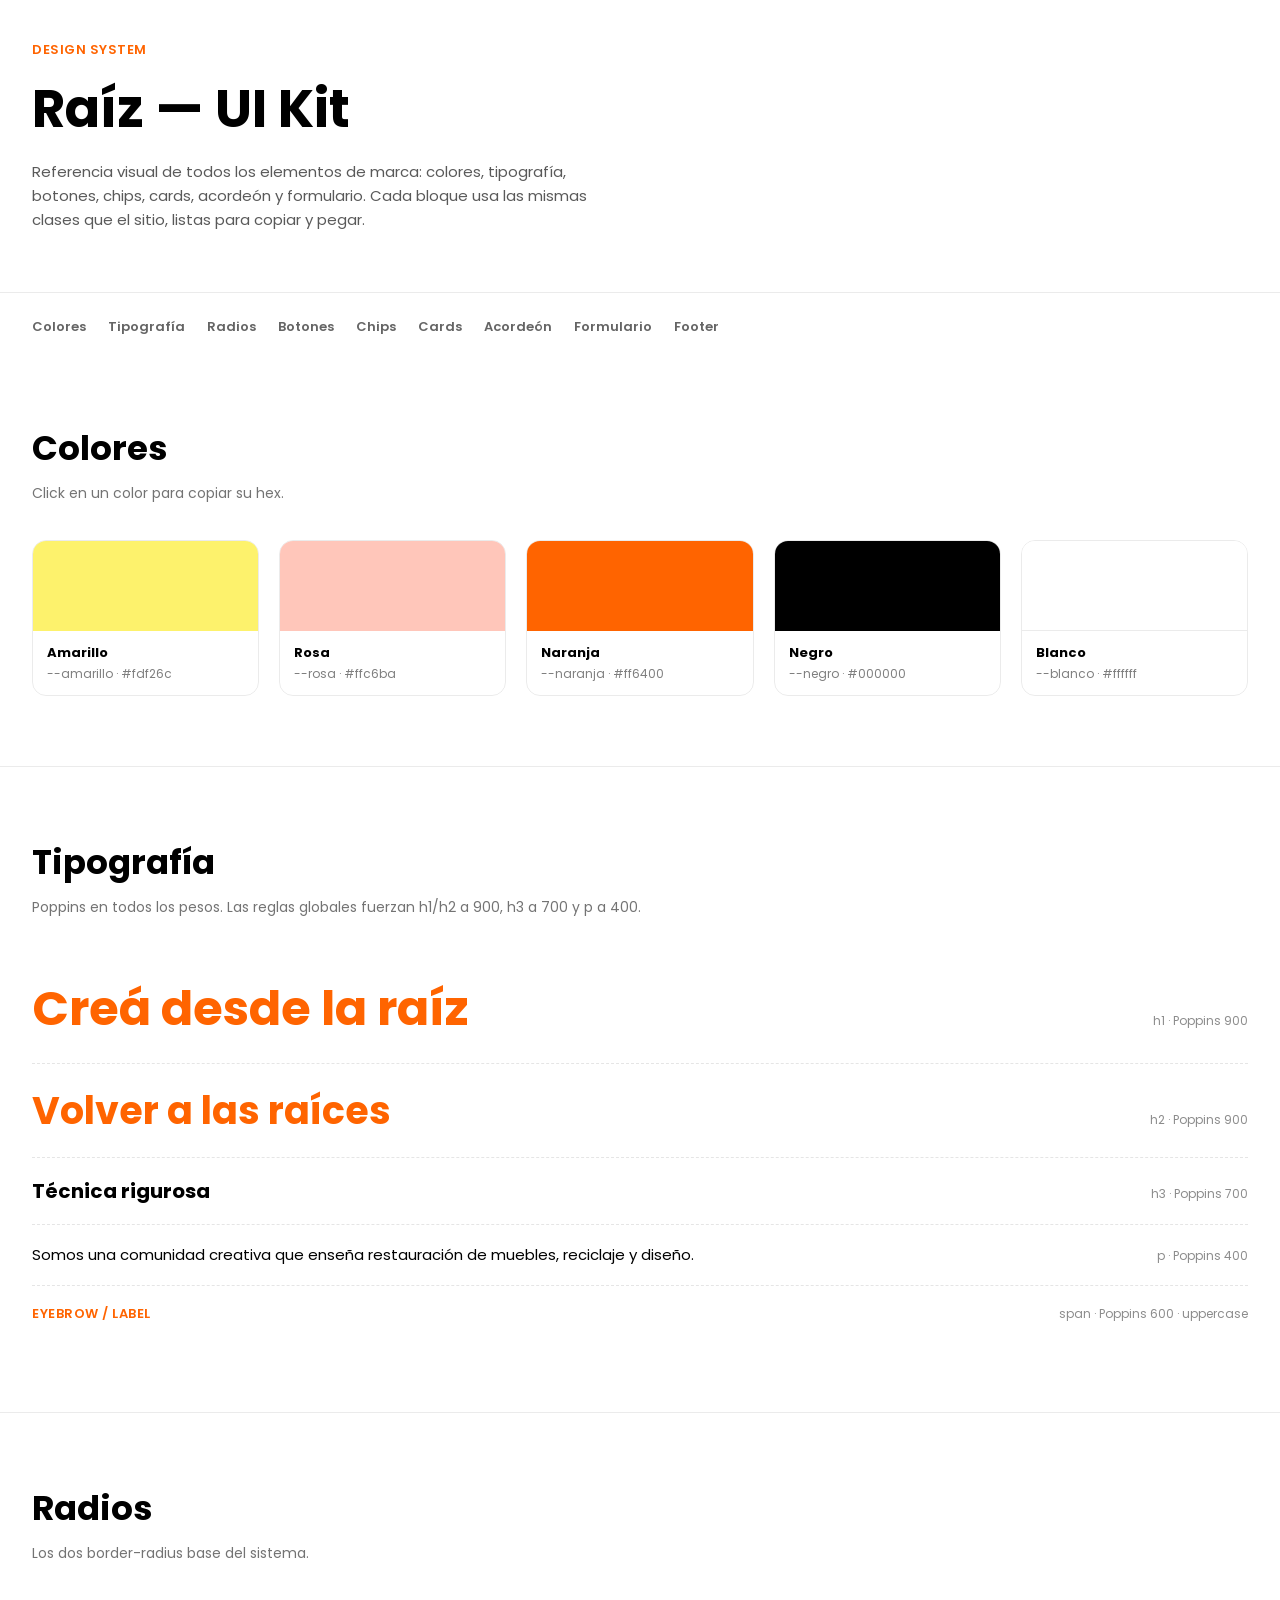
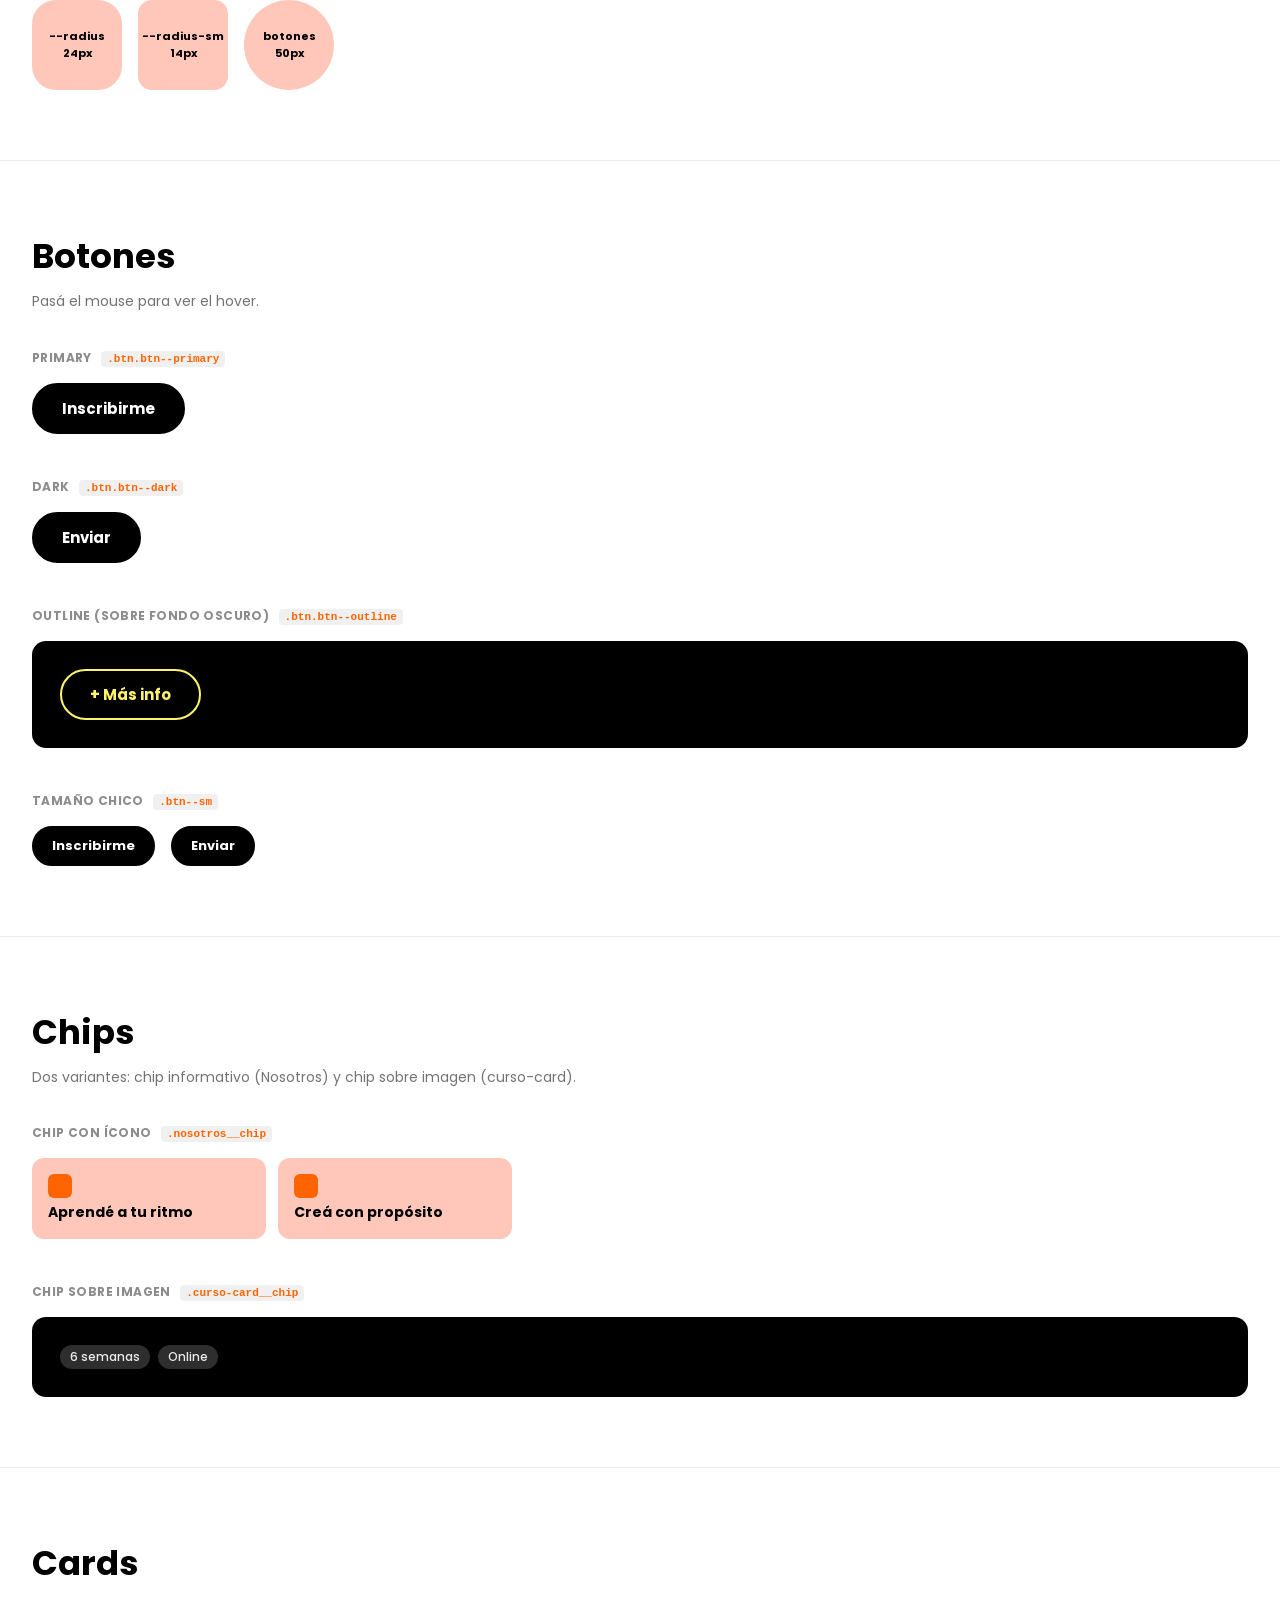
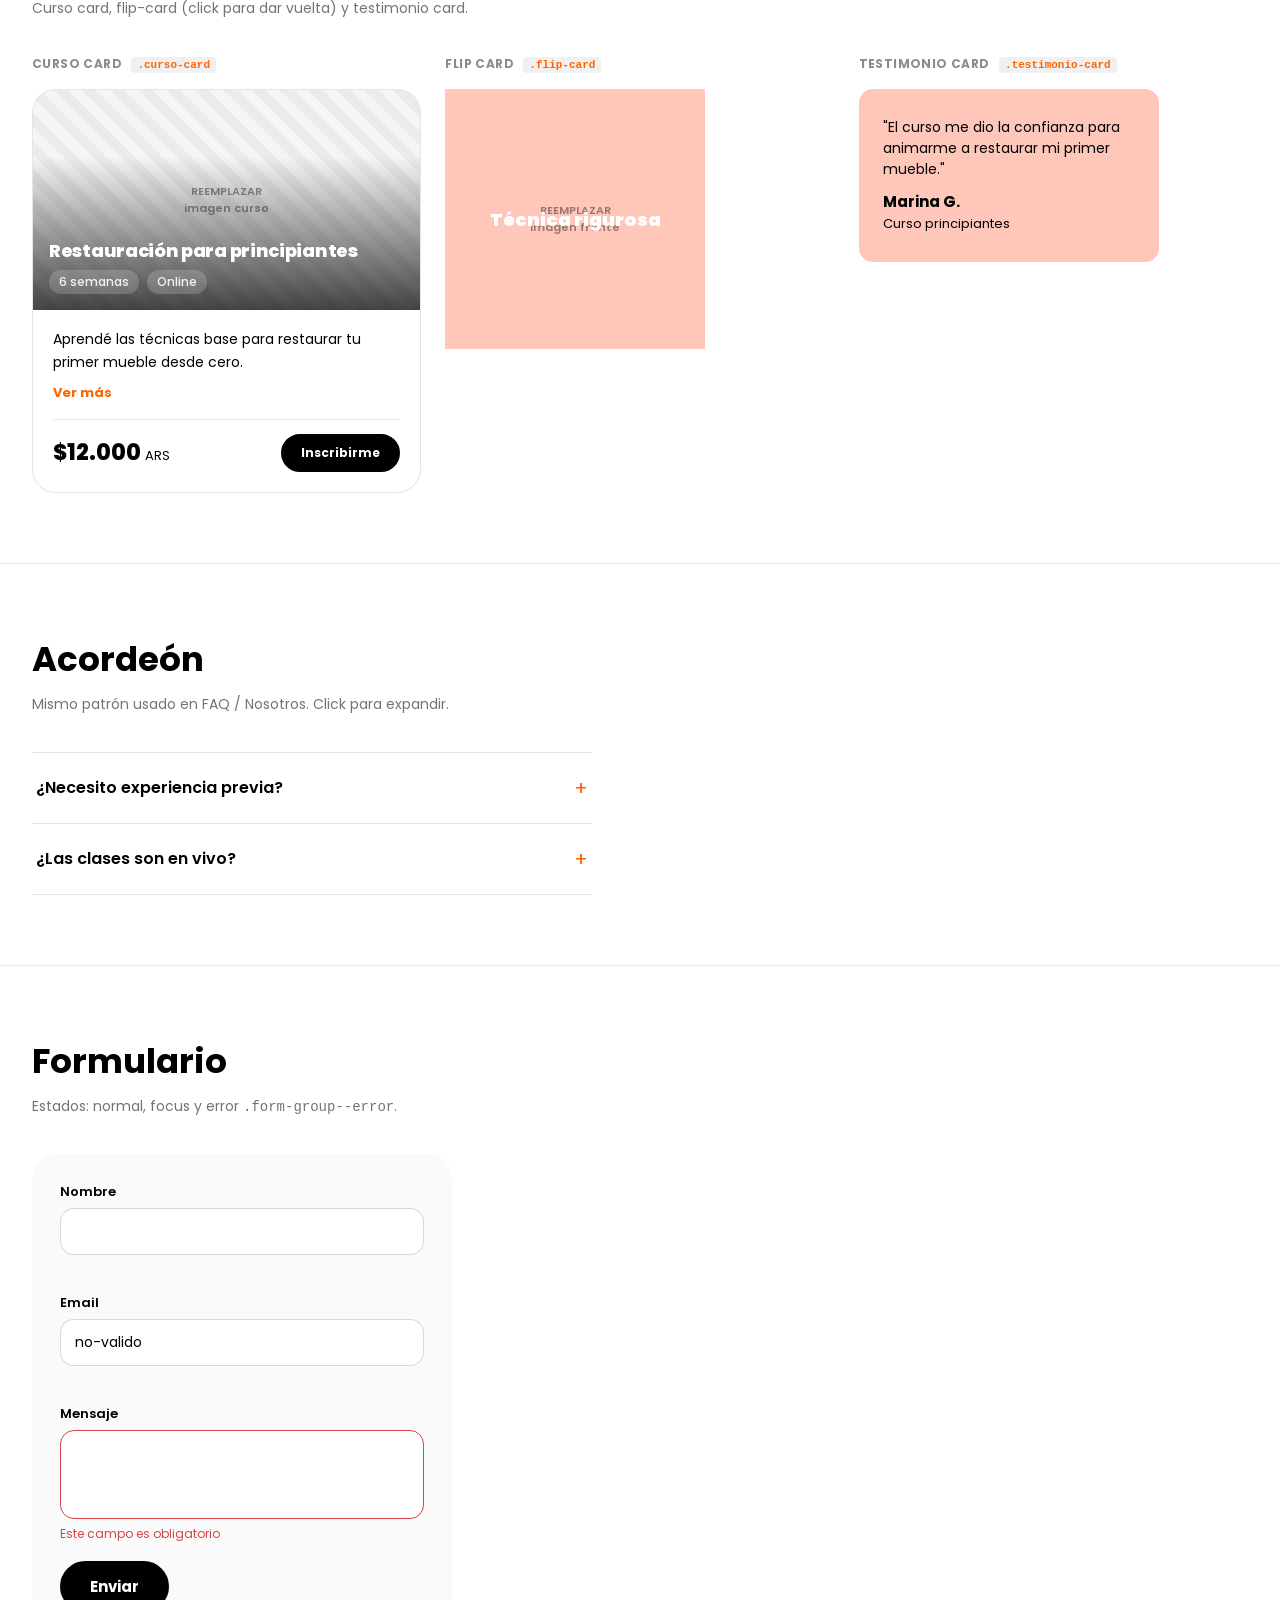
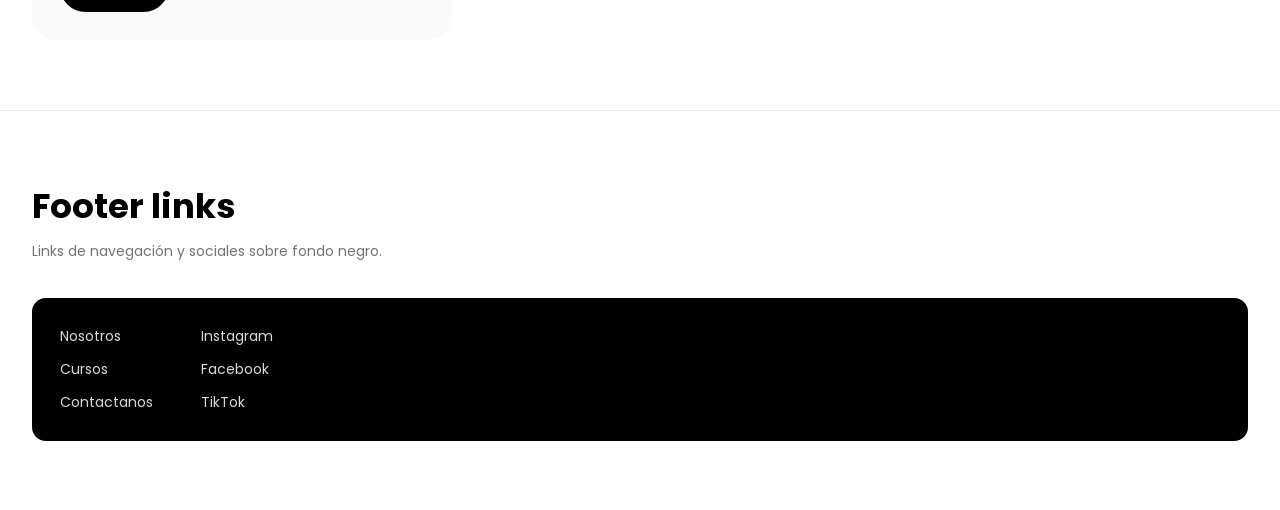
<file: ui-kit.html>
<!DOCTYPE html>
<html lang="es">
<head>
<meta charset="UTF-8">
<meta name="viewport" content="width=device-width, initial-scale=1.0">
<title>Raíz — UI Kit</title>

<link rel="preconnect" href="https://fonts.googleapis.com">
<link href="https://fonts.googleapis.com/css2?family=Poppins:wght@400;500;600;700;800;900&display=swap" rel="stylesheet">

<link rel="stylesheet" href="styles-v2.css">
<link rel="stylesheet" href="ui-kit.css">
</head>
<body class="kit-body">

  <!-- ============ INTRO ============ -->
  <header class="kit-header">
    <span class="kit-header__eyebrow">Design system</span>
    <h1 class="kit-header__title">Raíz — UI Kit</h1>
    <p class="kit-header__desc">
      Referencia visual de todos los elementos de marca: colores, tipografía,
      botones, chips, cards, acordeón y formulario. Cada bloque usa las
      mismas clases que el sitio, listas para copiar y pegar.
    </p>
  </header>

  <!-- ============ NAV INTERNA ============ -->
  <nav class="kit-nav">
    <a href="#colores">Colores</a>
    <a href="#tipografia">Tipografía</a>
    <a href="#radios">Radios</a>
    <a href="#botones">Botones</a>
    <a href="#chips">Chips</a>
    <a href="#cards">Cards</a>
    <a href="#accordion">Acordeón</a>
    <a href="#formulario">Formulario</a>
    <a href="#footer-links">Footer</a>
  </nav>

  <!-- ============ COLORES ============ -->
  <section class="kit-section" id="colores">
    <h2 class="kit-section__title">Colores</h2>
    <p class="kit-section__subtitle">Click en un color para copiar su hex.</p>

    <div class="kit-grid">
      <button class="kit-swatch" data-hex="#fdf26c" type="button">
        <div class="kit-swatch__color" style="background:var(--amarillo);"></div>
        <div class="kit-swatch__meta">
          <span class="kit-swatch__name">Amarillo</span>
          <span class="kit-swatch__hex">--amarillo · #fdf26c</span>
        </div>
      </button>

      <button class="kit-swatch" data-hex="#ffc6ba" type="button">
        <div class="kit-swatch__color" style="background:var(--rosa);"></div>
        <div class="kit-swatch__meta">
          <span class="kit-swatch__name">Rosa</span>
          <span class="kit-swatch__hex">--rosa · #ffc6ba</span>
        </div>
      </button>

      <button class="kit-swatch" data-hex="#ff6400" type="button">
        <div class="kit-swatch__color" style="background:var(--naranja);"></div>
        <div class="kit-swatch__meta">
          <span class="kit-swatch__name">Naranja</span>
          <span class="kit-swatch__hex">--naranja · #ff6400</span>
        </div>
      </button>

      <button class="kit-swatch" data-hex="#000000" type="button">
        <div class="kit-swatch__color" style="background:var(--negro);"></div>
        <div class="kit-swatch__meta">
          <span class="kit-swatch__name">Negro</span>
          <span class="kit-swatch__hex">--negro · #000000</span>
        </div>
      </button>

      <button class="kit-swatch" data-hex="#ffffff" type="button">
        <div class="kit-swatch__color" style="background:var(--blanco); border-bottom:1px solid rgba(0,0,0,0.08);"></div>
        <div class="kit-swatch__meta">
          <span class="kit-swatch__name">Blanco</span>
          <span class="kit-swatch__hex">--blanco · #ffffff</span>
        </div>
      </button>
    </div>
  </section>

  <!-- ============ TIPOGRAFÍA ============ -->
  <section class="kit-section" id="tipografia">
    <h2 class="kit-section__title">Tipografía</h2>
    <p class="kit-section__subtitle">Poppins en todos los pesos. Las reglas globales fuerzan h1/h2 a 900, h3 a 700 y p a 400.</p>

    <div class="kit-block">
      <div class="kit-type-row">
        <h1 class="kit-type-row__sample" style="font-size: clamp(32px,4vw,48px); color: var(--naranja);">Creá desde la raíz</h1>
        <span class="kit-type-row__meta">h1 · Poppins 900</span>
      </div>
      <div class="kit-type-row">
        <h2 class="kit-type-row__sample" style="font-size: clamp(26px,3.5vw,38px); color: var(--naranja);">Volver a las raíces</h2>
        <span class="kit-type-row__meta">h2 · Poppins 900</span>
      </div>
      <div class="kit-type-row">
        <h3 class="kit-type-row__sample" style="font-size: 20px; color: var(--negro);">Técnica rigurosa</h3>
        <span class="kit-type-row__meta">h3 · Poppins 700</span>
      </div>
      <div class="kit-type-row">
        <p class="kit-type-row__sample" style="font-size: 15px; line-height: 1.6; color: var(--negro);">Somos una comunidad creativa que enseña restauración de muebles, reciclaje y diseño.</p>
        <span class="kit-type-row__meta">p · Poppins 400</span>
      </div>
      <div class="kit-type-row">
        <span class="kit-type-row__sample" style="display:block; font-size: 13px; font-weight: 600; letter-spacing: 0.5px; text-transform: uppercase; color: var(--naranja);">Eyebrow / label</span>
        <span class="kit-type-row__meta">span · Poppins 600 · uppercase</span>
      </div>
    </div>
  </section>

  <!-- ============ RADIOS ============ -->
  <section class="kit-section" id="radios">
    <h2 class="kit-section__title">Radios</h2>
    <p class="kit-section__subtitle">Los dos border-radius base del sistema.</p>

    <div class="kit-row">
      <div class="kit-radius-demo" style="border-radius: var(--radius);">--radius<br>24px</div>
      <div class="kit-radius-demo" style="border-radius: var(--radius-sm);">--radius-sm<br>14px</div>
      <div class="kit-radius-demo" style="border-radius: 50px;">botones<br>50px</div>
    </div>
  </section>

  <!-- ============ BOTONES ============ -->
  <section class="kit-section" id="botones">
    <h2 class="kit-section__title">Botones</h2>
    <p class="kit-section__subtitle">Pasá el mouse para ver el hover.</p>

    <div class="kit-block">
      <span class="kit-block__label">Primary <code>.btn.btn--primary</code></span>
      <div class="kit-row">
        <a href="#" class="btn btn--primary">Inscribirme</a>
      </div>
    </div>

    <div class="kit-block">
      <span class="kit-block__label">Dark <code>.btn.btn--dark</code></span>
      <div class="kit-row">
        <button class="btn btn--dark" type="button">Enviar</button>
      </div>
    </div>

    <div class="kit-block">
      <span class="kit-block__label">Outline (sobre fondo oscuro) <code>.btn.btn--outline</code></span>
      <div class="kit-dark-demo">
        <a href="#" class="btn btn--outline">+ Más info</a>
      </div>
    </div>

    <div class="kit-block">
      <span class="kit-block__label">Tamaño chico <code>.btn--sm</code></span>
      <div class="kit-row">
        <a href="#" class="btn btn--primary btn--sm">Inscribirme</a>
        <button class="btn btn--dark btn--sm" type="button">Enviar</button>
      </div>
    </div>
  </section>

  <!-- ============ CHIPS ============ -->
  <section class="kit-section" id="chips">
    <h2 class="kit-section__title">Chips</h2>
    <p class="kit-section__subtitle">Dos variantes: chip informativo (Nosotros) y chip sobre imagen (curso-card).</p>

    <div class="kit-block">
      <span class="kit-block__label">Chip con ícono <code>.nosotros__chip</code></span>
      <div class="nosotros__chips" style="max-width: 480px;">
        <div class="nosotros__chip">
          <div style="width:24px;height:24px;background:var(--naranja);border-radius:6px;"></div>
          <strong class="nosotros__chip-text">Aprendé a tu ritmo</strong>
        </div>
        <div class="nosotros__chip">
          <div style="width:24px;height:24px;background:var(--naranja);border-radius:6px;"></div>
          <strong class="nosotros__chip-text">Creá con propósito</strong>
        </div>
      </div>
    </div>

    <div class="kit-block">
      <span class="kit-block__label">Chip sobre imagen <code>.curso-card__chip</code></span>
      <div class="kit-dark-demo">
        <div class="curso-card__chips">
          <span class="curso-card__chip">6 semanas</span>
          <span class="curso-card__chip">Online</span>
        </div>
      </div>
    </div>
  </section>

  <!-- ============ CARDS ============ -->
  <section class="kit-section" id="cards">
    <h2 class="kit-section__title">Cards</h2>
    <p class="kit-section__subtitle">Curso card, flip-card (click para dar vuelta) y testimonio card.</p>

    <div class="kit-cards-row">

      <!-- Curso card -->
      <div>
        <span class="kit-block__label">Curso card <code>.curso-card</code></span>
        <article class="curso-card is-visible">
          <div class="curso-card__img">
            <div class="kit-placeholder" style="height:220px;">REEMPLAZAR<br>imagen curso</div>
            <div class="curso-card__img-overlay">
              <h3 class="curso-card__img-title">Restauración para principiantes</h3>
              <div class="curso-card__chips">
                <span class="curso-card__chip">6 semanas</span>
                <span class="curso-card__chip">Online</span>
              </div>
            </div>
          </div>
          <div class="curso-card__body">
            <p class="curso-card__desc">Aprendé las técnicas base para restaurar tu primer mueble desde cero.</p>
            <a href="#" class="curso-card__link">Ver más</a>
            <div class="curso-card__footer">
              <span class="curso-card__price">$12.000 <span class="curso-card__currency">ARS</span></span>
              <a href="#" class="btn btn--primary curso-card__cta">Inscribirme</a>
            </div>
          </div>
        </article>
      </div>

      <!-- Flip card -->
      <div>
        <span class="kit-block__label">Flip card <code>.flip-card</code></span>
        <div class="flip-card" tabindex="0" role="button" aria-pressed="false" style="max-width: 260px;">
          <div class="flip-card__inner">
            <div class="flip-card__face flip-card__face--front">
              <div class="kit-placeholder kit-flip-face--front">REEMPLAZAR<br>imagen frente</div>
              <div class="flip-card__front-text">
                <h3 class="flip-card__title">Técnica rigurosa</h3>
              </div>
            </div>
            <div class="flip-card__face flip-card__face--back">
              <div class="kit-placeholder kit-flip-face--back" style="position:absolute; inset:0; z-index:0;"></div>
              <p class="flip-card__back-text">Diagnóstico, reparación y restauración integral paso a paso.</p>
            </div>
          </div>
        </div>
      </div>

      <!-- Testimonio card -->
      <div>
        <span class="kit-block__label">Testimonio card <code>.testimonio-card</code></span>
        <div class="testimonio-card" style="background: var(--rosa); max-width: 300px; border-radius: var(--radius-sm);">
          <p>"El curso me dio la confianza para animarme a restaurar mi primer mueble."</p>
          <div class="testimonio-card__author">
            <strong>Marina G.</strong><br>
            <small>Curso principiantes</small>
          </div>
        </div>
      </div>

    </div>
  </section>

  <!-- ============ ACORDEÓN ============ -->
  <section class="kit-section" id="accordion">
    <h2 class="kit-section__title">Acordeón</h2>
    <p class="kit-section__subtitle">Mismo patrón usado en FAQ / Nosotros. Click para expandir.</p>

    <div class="kit-accordion-demo" id="accordionKit">
      <div class="accordion__item">
        <button class="accordion__header" aria-expanded="false">
          ¿Necesito experiencia previa?
          <span class="accordion__icon">+</span>
        </button>
        <div class="accordion__panel">
          <div class="accordion__panel-inner">
            No, el curso para principiantes arranca desde cero.
          </div>
        </div>
      </div>
      <div class="accordion__item">
        <button class="accordion__header" aria-expanded="false">
          ¿Las clases son en vivo?
          <span class="accordion__icon">+</span>
        </button>
        <div class="accordion__panel">
          <div class="accordion__panel-inner">
            Son grabadas, con acceso ilimitado y encuentros en vivo opcionales.
          </div>
        </div>
      </div>
    </div>
  </section>

  <!-- ============ FORMULARIO ============ -->
  <section class="kit-section" id="formulario">
    <h2 class="kit-section__title">Formulario</h2>
    <p class="kit-section__subtitle">Estados: normal, focus y error <code>.form-group--error</code>.</p>

    <div class="kit-form-demo">
      <div class="form-group">
        <label for="kitNombre">Nombre</label>
        <input type="text" id="kitNombre" name="nombre">
        <span class="form-error"></span>
      </div>

      <div class="form-group" style="margin-top: 18px;">
        <label for="kitEmail">Email</label>
        <input type="email" id="kitEmail" name="email" value="no-valido">
        <span class="form-error"></span>
      </div>

      <div class="form-group form-group--error" style="margin-top: 18px;">
        <label for="kitMensaje">Mensaje</label>
        <textarea id="kitMensaje" name="mensaje" rows="3"></textarea>
        <span class="form-error">Este campo es obligatorio</span>
      </div>

      <button class="btn btn--dark" type="button" style="margin-top: 18px;">Enviar</button>
    </div>
  </section>

  <!-- ============ FOOTER LINKS ============ -->
  <section class="kit-section" id="footer-links" style="border-bottom: none;">
    <h2 class="kit-section__title">Footer links</h2>
    <p class="kit-section__subtitle">Links de navegación y sociales sobre fondo negro.</p>

    <div class="kit-dark-demo" style="display:flex; gap: 48px; flex-wrap: wrap;">
      <div class="footer__nav">
        <a href="#" class="footer__link">Nosotros</a>
        <a href="#" class="footer__link">Cursos</a>
        <a href="#" class="footer__link">Contactanos</a>
      </div>
      <div class="footer__social">
        <a href="#" class="footer__social-link">Instagram</a>
        <a href="#" class="footer__social-link">Facebook</a>
        <a href="#" class="footer__social-link">TikTok</a>
      </div>
    </div>
  </section>

  <script src="ui-kit.js"></script>
</body>
</html>
</file>
<file: styles-v2.css>
/* ==========================================================================
   RAÍZ V2 — VARIABLES GLOBALES
   ========================================================================== */
:root {
  --amarillo: #fdf26c;
  --rosa: #ffc6ba;
  --naranja: #ff6400;
  --negro: #000000;
  --blanco: #ffffff;

  --font-principal: 'Poppins', sans-serif;

  --radius: 24px;
  --radius-sm: 14px;

  --header-height: 84px;
}

* {
  margin: 0;
  padding: 0;
  box-sizing: border-box;
}

html {
  scroll-behavior: smooth;
}

body {
  font-family: var(--font-principal);
  color: var(--negro);
  background: var(--blanco);
  overflow-x: hidden;
}

a {
  text-decoration: none;
  color: inherit;
}

img {
  max-width: 100%;
  display: block;
}

/* ==========================================================================
   BOTONES
   ========================================================================== */
.btn {
  display: inline-block;
  font-family: var(--font-principal);
  padding: 12px 28px;
  border-radius: 50px;
  font-weight: 700;
  font-size: 15px;
  cursor: pointer;
  border: 2px solid transparent;
  transition: background-color 0.25s ease, border-color 0.25s ease, color 0.25s ease;
}

.btn--primary {
  background: var(--negro);
  border-color: var(--negro);
  color: var(--blanco);
}

.btn--primary:hover {
  background: var(--naranja);
  border-color: var(--naranja);
  color: var(--blanco);
}

.btn--dark {
  background: var(--negro);
  border-color: var(--negro);
  color: var(--blanco);
}

.btn--dark:hover {
  background: var(--naranja);
  border-color: var(--naranja);
  color: var(--blanco);
}

/* --- Nueva variante: outline, para los links de "más info" --- */
.btn--outline {
  background: transparent;
  border-color: var(--amarillo);
  color: var(--amarillo);
}

.btn--outline:hover {
  background: transparent;
  border-color: var(--blanco);
  color: var(--blanco);
}

.btn--sm {
  padding: 8px 18px;
  font-size: 13px;
}

/* ==========================================================================
   HEADER
   ========================================================================== */
.header {
  position: fixed;
  top: 0;
  left: 0;
  width: 100%;
  height: var(--header-height);
  z-index: 1100;
  background: var(--blanco);
  box-shadow: 0 4px 20px rgba(0, 0, 0, 0.08);
}

/* Estado al hacer scroll: agregado por JS con la clase .header--scrolled */
.header--scrolled {
  background: var(--blanco);
  box-shadow: 0 4px 20px rgba(0, 0, 0, 0.08);
}

.header__inner {
  max-width: 1280px;
  height: 100%;
  margin: 0 auto;
  padding: 0 32px;
  display: flex;
  align-items: center;
  justify-content: space-between;
  gap: 24px;
}

.header__logo {
  display: flex;
  align-items: center;
}

.header__logo-img {
  height: 40px;
  width: auto;
}

/* Agrupa nav + botón + hamburguesa del lado derecho del header */
.header__right {
  display: flex;
  align-items: center;
  gap: 32px;
}

.header__nav {
  display: flex;
  gap: 28px;
}

.header__link {
  font-size: 14px;
  font-weight: 500;
  color: var(--negro);
  position: relative;
}

.header__link::after {
  content: '';
  position: absolute;
  left: 0;
  bottom: -6px;
  width: 0%;
  height: 2px;
  background: var(--naranja);
  transition: width 0.25s ease;
}

.header__link:hover::after {
  width: 100%;
}

.header__cta {
  padding: 10px 22px;
  font-size: 13px;
}

.header__burger {
  display: none;
  flex-direction: column;
  justify-content: center;
  gap: 5px;
  width: 32px;
  height: 32px;
  background: none;
  border: none;
  cursor: pointer;
  z-index: 1100;
}

.header__burger span {
  width: 100%;
  height: 2px;
  background: var(--negro);
  transition: transform 0.25s ease, opacity 0.25s ease;
}

/* Cuando el menú mobile está abierto, transformamos el ícono en una X */
.header__burger--active span:nth-child(1) {
  transform: translateY(7px) rotate(45deg);
}
.header__burger--active span:nth-child(2) {
  opacity: 0;
}
.header__burger--active span:nth-child(3) {
  transform: translateY(-7px) rotate(-45deg);
}

/* ==========================================================================
   MENÚ MOBILE (overlay)
   ========================================================================== */
.mobile-menu {
  position: fixed;
  top: 0;
  right: 0;
  height: 100vh;
  width: 100%;
  max-width: 340px;
  background: var(--blanco);
  z-index: 1050;
  display: flex;
  flex-direction: column;
  justify-content: center;
  gap: 28px;
  padding: 32px;
  transform: translateX(100%);
  transition: transform 0.35s ease;
}

.mobile-menu--active {
  transform: translateX(0);
}

.mobile-menu__link {
  font-size: 20px;
  font-weight: 600;
  color: var(--negro);
}

.mobile-menu__cta {
  align-self: flex-start;
  margin-top: 12px;
}



/* ==========================================================================
   HERO
   ========================================================================== */
.hero {
  position: fixed;
  top: 0;
  left: 0;
  width: 100%;
  height: 100vh;
  z-index: 1;
  background-image: var(--bg-desktop);
  background-size: cover;
  background-position: center;
  background-repeat: no-repeat;
  display: flex;
  align-items: flex-start;
  padding-top: 130px;
}

@media (max-width: 768px) {
  .hero {
    background-image: var(--bg-mobile);
    
  }
}

.hero__content {
  max-width: 900px;
  width: 100%;
  margin: 0 auto;
  padding: 0 32px;
  display: flex;
  flex-direction: column;
  align-items: center;
  text-align: center;
  gap: 20px;
  
}

.hero__title {
  font-size: clamp(38px, 6vw, 72px);
  font-weight: 700;
  line-height: 1.1;
  color: var(--hero-text, var(--naranja));
}

.hero__word--accent {
  color: var(--naranja);
}

.hero__word--base {
  color: var(--hero-text, var(--blanco));
}

.hero__tagline {
  font-size: clamp(16px, 2vw, 20px);
  font-weight: 500;
  color: var(--negro);
}

.hero__cta {
  margin-top: 8px;
}

@media (max-width:768px){
  .hero__cta{
    margin-top: 24px;
  }
}

/* Estados iniciales para la animación de entrada (controlada por JS) */
[data-anim] {
  opacity: 0;
}

[data-anim="left"] {
  transform: translateX(-60px);
}

[data-anim="right"] {
  transform: translateX(60px);
}

[data-anim="fade"] {
  transform: translateY(20px);
}

[data-anim].is-visible {
  opacity: 1;
  transform: translate(0, 0);
  transition: opacity 0.8s ease, transform 0.8s ease;
}



/* ==========================================================================
   ANIMACIÓN AL SCROLL (secciones genéricas)
   ========================================================================== */
[data-scroll-anim] {
  opacity: 0;
  transform: translateY(40px);
  transition: opacity 0.8s ease, transform 0.8s ease;
}

[data-scroll-anim].is-visible {
  opacity: 1;
  transform: translateY(0);
}

/* ==========================================================================
   NOSOTROS
   ========================================================================== */
.nosotros {
  position: relative;
  z-index: 2;
  will-change: transform;
  padding: 100px 32px;
  border-radius: 60px 60px 0 0;
  background-image: var(--bg-desktop);
  background-size: cover;
  background-position: center;
  background-repeat: no-repeat;
}

@media (max-width: 768px) {
  .nosotros {
    background-image: var(--bg-mobile);
  }
}

.nosotros__inner {
  max-width: 1280px;
  margin: 0 auto;
  display: grid;
  grid-template-columns: 1.1fr 0.9fr;
  gap: 60px;
  align-items: start;
}

@media (max-width: 860px) {
  .nosotros__inner {
    grid-template-columns: 1fr;
    gap: 32px;
  }
}

.nosotros__label {
  display: block;
  font-size: 13px;
  font-weight: 600;
  letter-spacing: 0.5px;
  text-transform: uppercase;
  color: var(--negro);
  margin-bottom: 10px;
}

.nosotros__title {
  font-size: clamp(28px, 4vw, 42px);
  font-weight: 700;
  color: var(--naranja);
  margin-bottom: 16px;
}

.nosotros__desc {
  font-size: 15px;
  line-height: 1.6;
  color: var(--negro);
  margin-bottom: 32px;
  max-width: 480px;
}

/* --- Acordeón --- */
.accordion__item {
  border-bottom: 1px solid rgba(0, 0, 0, 0.1);
}

.accordion__item:first-child {
  border-top: 1px solid rgba(0, 0, 0, 0.1);
}

.accordion__header {
  width: 100%;
  background: none;
  border: none;
  cursor: pointer;
  font-family: var(--font-principal);
  font-size: 16px;
  font-weight: 600;
  color: var(--negro);
  padding: 20px 4px;
  display: flex;
  align-items: center;
  justify-content: space-between;
  text-align: left;
}

.accordion__icon {
  font-size: 20px;
  font-weight: 400;
  color: var(--naranja);
  transition: transform 0.3s ease;
.accordion__header span:first-child {
  text-align: left;
}
}

.accordion__item--active .accordion__icon {
  transform: rotate(45deg);
}

.accordion__panel {
  max-height: 0;
  overflow: hidden;
  transition: max-height 0.35s ease;
}

.accordion__panel-inner {
  padding: 0 4px 20px;
  font-size: 14px;
  line-height: 1.6;
  color: var(--negro);
}

/* --- Imagen dinámica --- */
.nosotros__image-wrap {
  max-width: 100%;
  border-radius: var(--radius);
  overflow: hidden;
  aspect-ratio: 4 / 4;
}

.nosotros__image {
  width: 100%;
  height: 100%;
  object-fit: cover;
  transition: opacity 0.35s ease;
}

.nosotros__image--fading {
  opacity: 0;
}

.nosotros__chips {
  display: flex;
  flex-wrap: wrap;
  gap: 12px;
  margin-bottom: 28px;
}

.nosotros__chip {
  background: var(--rosa);
  border-radius: 12px;
  padding: 16px;
  display: flex;
  flex-direction: column;
  gap: 4px;
  flex: 1 1 0;
  min-width: 0;
}

.nosotros__chip-icon {
  width: 24px;
  height: 24px;
  object-fit: contain;
}

.nosotros__chip-text {
  font-size: 14px;
  color: var(--negro);
}

@media (max-width: 480px) {
  .nosotros__chips {
    flex-direction: column;
  }
}

/* ── MOBILE: apilar imagen y texto ── */
@media (max-width: 860px) {
  .nosotros__inner {
    grid-template-columns: 1fr;
    gap: 32px;
  }
}

@media (max-width: 860px) {
  .nosotros__image-wrap {
    aspect-ratio: 4 / 3;
  }
}

/* ==========================================================================
   VOLVER A LAS RAÍCES (cards con flip, formas orgánicas)
   ========================================================================== */
.raices {
  position: relative;
  z-index: 2;
  background: var(--blanco);
  padding: 100px 32px;
  background-image: var(--bg-desktop);
  background-size: cover;
  background-position: center;
  background-repeat: no-repeat;
}

.raices__inner {
  max-width: 1280px;
  margin: 0 auto;
}

@media (max-width: 768px) {
  .raices {
    background-image: var(--bg-mobile);
  }
}



.raices__title {
  font-size: clamp(28px, 4vw, 42px);
  font-weight: 700;
  color: var(--naranja);
  margin-bottom: 12px;
}

.raices__desc {
  font-size: 15px;
  color: var(--negro);
  margin-bottom: 8px;
}

.raices__more {
  display: inline-block;
  font-size: 14px;
  font-weight: 600;
  color: var(--naranja);
  margin-bottom: 48px;
}

.raices__more--dark {
  border-color: var(--negro);
  color: var(--negro);
}

.raices__more--dark:hover {
  border-color: var(--naranja);
  color: var(--naranja);
}

.flip-grid {
  display: grid;
  grid-template-columns: repeat(3, 1fr);
  gap: 32px;
  align-items: center;
}

/* --- Estructura base de cada card con flip (ahora cuadrada) --- */
.flip-card {
  aspect-ratio: 1 / 1;
  cursor: pointer;
  perspective: 1200px;
  transition: transform 0.35s ease;
}

.flip-card:hover {
  transform: translateY(-10px);
}

.flip-card__inner {
  position: relative;
  width: 100%;
  height: 100%;
  transition: transform 0.6s ease;
  transform-style: preserve-3d;
}

.flip-card--flipped .flip-card__inner {
  transform: rotateY(180deg);
}

.flip-card__face {
  position: absolute;
  inset: 0;
  backface-visibility: hidden;
  overflow: hidden;
  border-radius: 0;
}

.flip-card__front-text {
  position: absolute;
  inset: 0;
  z-index: 1;
  display: flex;
  flex-direction: column;
  align-items: center;
  justify-content: center;
  text-align: center;
  padding: 24px;
  gap: 8px;
}

.flip-card__title {
  color: var(--blanco);
  font-size: 18px;
  font-weight: 900 !important;
}



.flip-card__face--front {
  background: var(--blanco);
  display: flex;
  align-items: flex-end;
}

.flip-card__face--back {
  transform: rotateY(180deg);
  display: flex;
  align-items: center;
  justify-content: center;
  padding: 24px;
  text-align: center;
}

.flip-card__img {
  position: absolute;
  inset: 0;
  width: 100%;
  height: 100%;
  object-fit: cover;
  z-index: 0;
}



/* Texto del reverso: sin degradado ni sombra, directo sobre la foto */
.flip-card__back-text {
  position: relative;
  z-index: 1;
  color: var(--negro);
  font-size: 14px;
  line-height: 1.6;
  font-weight: 700 !important;
}

/* ==========================================================================
   FRANJA DE NÚMEROS
   ========================================================================== */
.stats {
  position: relative;
  background-image: var(--bg-desktop);
  background-size: cover;
  background-position: center;
  background-repeat: no-repeat;
  padding: 60px 32px;
}

@media (max-width: 768px) {
  .stats {
    background-image: var(--bg-mobile);
  }
}

.stats__inner {
  max-width: 1280px;
  margin: 0 auto;
  display: grid;
  grid-template-columns: repeat(3, 1fr);
  text-align: center;
}

.stats__number {
  display: block;
  font-size: clamp(32px, 5vw, 48px);
  font-weight: 700;
  color: var(--blanco);
}

.stats__label {
  font-size: 14px;
  font-weight: 500;
  color: var(--negro);
}

/* ==========================================================================
   ASÍ TRANSFORMAMOS CADA MUEBLE
   ========================================================================== */
.proceso {
  padding: 100px 32px;
  background-color: var(--rosa);
}



.proceso__inner {
  max-width: 1280px;
  margin: 0 auto;
  display: grid;
  grid-template-columns: 0.9fr 1.1fr;
  gap: 60px;
  align-items: start;
}

.proceso__image-wrap {
  border-radius: var(--radius);
  overflow: hidden;
  aspect-ratio: 4 / 4;
}

.proceso__image {
  width: 100%;
  height: 100%;
  object-fit: cover;
  transition: opacity 0.35s ease;
}

.proceso__image--fading {
  opacity: 0;
}

.proceso__title {
  font-size: clamp(28px, 4vw, 42px);
  font-weight: 700;
  color: var(--negro);
  line-height: 1.1;
  margin-bottom: 16px;
}

.proceso__subtitle {
  font-size: 15px;
  line-height: 1.6;
  color: var(--negro);
  margin-bottom: 40px;
  max-width: 480px;
}

/* --- Pasos numerados conectados por una línea --- */
.proceso-steps {
  position: relative;
}

.proceso-steps::before {
  content: '';
  position: absolute;
  left: 17px;
  top: 30px;
  bottom: 30px;
  width: 2px;
  background: rgba(255, 125, 65, 0.3);
}

.proceso-step {
  position: relative;
  margin-bottom: 8px;
}

.proceso-step__header {
  width: 100%;
  background: none;
  border: none;
  cursor: pointer;
  display: flex;
  align-items: center;
  gap: 16px;
  padding: 12px 0;
  text-align: left;
  position: relative;
  z-index: 1;
}

.proceso-step__num {
  flex-shrink: 0;
  width: 36px;
  height: 36px;
  border-radius: 50%;
  background: var(--naranja);
  color: var(--blanco);
  font-weight: 700;
  font-size: 15px;
  display: flex;
  align-items: center;
  justify-content: center;
}

.proceso-step__title {
  font-size: 16px;
  font-weight: 600;
  color: var(--negro);
}

.proceso-step__panel {
  max-height: 0;
  overflow: hidden;
  transition: max-height 0.35s ease;
}

.proceso-step__panel-inner {
  padding: 0 0 16px 52px;
  font-size: 14px;
  line-height: 1.6;
  color: var(--negro);
}

@media (max-width: 860px) {
  .proceso__inner {
    grid-template-columns: 1fr;
    gap: 32px;
  }

  @media (max-width: 768px) {
  .proceso__image-wrap {
    aspect-ratio: 1 / 1;
  }
}
}




/* ==========================================================================
   NO APRENDÉS SOLO, APRENDÉS ACOMPAÑADO
   ========================================================================== */
.acompanado {
  padding: 60px 32px 100px;
  background-image: var(--bg-desktop);
  background-size: cover;
  background-position: center;
  background-repeat: no-repeat;
}

@media (max-width: 768px) {
  .acompanado {
    background-image: var(--bg-mobile);
  }
}

.acompanado__inner {
  max-width: 1280px;
  margin: 0 auto;
  display: grid;
  grid-template-columns: 1fr 1fr;
  gap: 60px;
  align-items: center;
}

.acompanado__title {
  font-size: clamp(28px, 4vw, 42px);
  font-weight: 700;
  color: var(--blanco);
  margin-bottom: 16px;
}

.acompanado__desc {
  font-size: 15px;
  color: var(--blanco);
}

/* --- Video: mitad derecha --- */
.acompanado__video-wrap {
  width: 100%;
  background: var(--negro);
  border-radius: var(--radius);
  overflow: hidden;
}

.acompanado__video {
  display: block;
  width: 100%;
  aspect-ratio: 16 / 9;
  object-fit: cover;
  background: var(--negro);
  border-radius: var(--radius);
}

@media (max-width: 860px) {
  .acompanado__inner {
    grid-template-columns: 1fr;
    gap: 28px;
  }
}

/* ==========================================================================
   ANTES Y DESPUÉS
   ========================================================================== */
.ba {
  background-image: var(--bg-desktop);
  background-size: cover;
  background-position: center;
  background-repeat: no-repeat;
  padding: 100px 32px;
}
 
@media (max-width: 768px) {
  .ba {
    background-image: var(--bg-mobile);
  }

  .ba-slider {
    background-color: var(--blanco);
  }

  .ba-slider__img {
    object-fit: contain;
  }
}
 
.ba__inner {
  max-width: 1280px;
  margin: 0 auto;
  display: grid;
  grid-template-columns: 0.9fr 1.1fr;
  gap: 60px;
  align-items: center;
}
 
.ba__title {
  font-size: clamp(28px, 4vw, 42px);
  font-weight: 700;
  color: var(--naranja);
  text-shadow: 0 2px 12px rgba(255, 255, 255, 0.4);
  margin-bottom: 16px;
}
 
.ba__desc {
  font-size: 15px;
  line-height: 1.6;
  color: var(--negro);
  margin-bottom: 28px;
  max-width: 420px;
}
 
/* --- Slider de comparación --- */
.ba-slider {
  position: relative;
  width: 100%;
  aspect-ratio: 4 / 3;
  border-radius: var(--radius);
  overflow: hidden;
  user-select: none;
  cursor: ew-resize;
}
 
.ba-slider__img {
  position: absolute;
  inset: 0;
  width: 100%;
  height: 100%;
  object-fit: cover;
  pointer-events: none;
}
 
/* La imagen "antes" se recorta con clip-path (sin wrapper, sin deformación) */
.ba-slider__img--before {
  clip-path: inset(0 40% 0 0); /* posición inicial: barra al 60% */
}
 
.ba-slider__handle {
  position: absolute;
  top: 0;
  bottom: 0;
  left: 60%; /* debe coincidir con el clip-path inicial de arriba */
  width: 3px;
  background: var(--blanco);
  transform: translateX(-50%);
  display: flex;
  align-items: center;
  justify-content: center;
  cursor: ew-resize;
}

.ba-slider__handle-icon {
  width: 44px;
  height: 44px;
  border-radius: 50%;
  background: var(--blanco);
  box-shadow: 0 6px 16px rgba(0, 0, 0, 0.25);
  display: flex;
  align-items: center;
  justify-content: center;
  gap: 6px;
  font-size: 15px;
  color: var(--naranja);
  flex-shrink: 0;
}

/* ── MOBILE: que no se corte la imagen ── */
@media (max-width: 768px) {
  .ba {
    background-image: var(--bg-mobile);
  }

  .ba-slider {
    background-color: var(--blanco);
  }

  .ba-slider__img {
    object-fit: contain;
  }
}

/* ==========================================================================
   CURSOS
   ========================================================================== */
.cursos {
  padding: 100px 32px;

  background-image: var(--bg-desktop);
  background-position: top center;
  background-size: cover;
  background-repeat: no-repeat;
}

@media (max-width: 768px) {

  .cursos {
    background-image: var(--bg-mobile);
  }

}

.cursos__inner {
  max-width: 1280px;
  margin: 0 auto;
  text-align: left;
}

.cursos__label {
  display: block;
  font-size: 13px;
  font-weight: 600;
  letter-spacing: 0.5px;
  text-transform: uppercase;
  color: var(--blanco);
  margin-bottom: 10px;
}

.cursos__title {
  font-size: clamp(28px, 4vw, 44px);
  font-weight: 900;
  color: var(--blanco);
  margin-bottom: 12px;
}

.cursos__subtitle {
  color: var(--blanco);
  max-width: 680px;
  margin: 0 0 8px;
}

.cursos__more {
  display: inline-block;
  color: var(--amarillo);
  font-weight: 600;
  margin-bottom: 40px;
}

.cursos__grid {
  display: grid;
  grid-template-columns: repeat(3, 1fr);
  gap: 28px;
  max-width: 85%;
  margin: 0 auto;
  text-align: left;
}

/* --- Card base --- */
.curso-card {
  background-color: var(--blanco);
  border: 1px solid rgba(0, 0, 0, 0.1);
  border-radius: var(--radius);
  overflow: hidden;
  display: flex;
  flex-direction: column;
  transition: transform 0.35s ease, box-shadow 0.35s ease;

  /* Estado inicial para el stagger (lo controla el JS que ya existe) */
  opacity: 0;
  transform: translateY(30px);
}

.curso-card.is-visible {
  opacity: 1;
  transform: translateY(0);
  transition: opacity 0.6s ease, transform 0.6s ease;
}

.curso-card:hover {
  transform: translateY(-8px);
}

/* --- Imagen + overlay con título y chips --- */
.curso-card__img {
  position: relative;
  height: 220px;
  overflow: hidden;
  flex-shrink: 0;
}

.curso-card__img img {
  width: 100%;
  height: 100%;
  object-fit: cover;
  object-position: center;
  display: block;
  transition: transform 0.35s ease;
}

.curso-card:hover .curso-card__img img {
  transform: scale(1.05);
}

.curso-card__img-overlay {
  position: absolute;
  inset: 0;
  background: linear-gradient(to bottom, rgba(0, 0, 0, 0) 30%, rgba(0, 0, 0, 0.72) 100%);
  display: flex;
  flex-direction: column;
  justify-content: flex-end;
  padding: 16px;
}

.curso-card__img-title {
  color: var(--blanco);
  font-size: 18px;
  font-weight: 800;
  line-height: 1.25;
  margin: 0 0 8px 0;
  letter-spacing: -0.3px;
}

.curso-card__chips {
  display: flex;
  gap: 8px;
  flex-wrap: wrap;
}

.curso-card__chip {
  background: rgba(255, 255, 255, 0.18);
  color: rgba(255, 255, 255, 0.9);
  font-size: 12px;
  font-weight: 500;
  padding: 3px 10px;
  border-radius: 20px;
}

/* --- Cuerpo --- */
.curso-card__body {
  padding: 18px 20px 20px;
  display: flex;
  flex-direction: column;
  flex: 1;
}

.curso-card__desc {
  font-size: 14px;
  color: var(--negro);
  line-height: 1.6;
  margin: 0 0 10px;
}

.curso-card__link {
  display: inline-block;
  font-size: 13px;
  font-weight: 700;
  color: var(--naranja);
  margin-bottom: 16px;
}

.curso-card__footer {
  display: flex;
  align-items: center;
  justify-content: space-between;
  margin-top: auto;
  gap: 12px;
  padding-top: 14px;
  border-top: 1px solid rgba(0, 0, 0, 0.08);
}

.curso-card__price {
  font-size: 22px;
  font-weight: 800;
  color: var(--negro);
  line-height: 1;
}

.curso-card__currency {
  font-size: 13px;
  font-weight: 400;
  color: var(--negro);
}

.curso-card__cta {
  padding: 8px 18px;
  font-size: 12px;
}



/* ==========================================================================
   TESTIMONIOS
   ========================================================================== */
.testimonios {
  padding: 100px 32px;
  background-size: cover;
  background-position: center;
  background-repeat: no-repeat;
}

.testimonios__inner {
  max-width: 1280px;
  margin: 0 auto;
}

.testimonios__label {
  display: block;
  font-size: 13px;
  font-weight: 600;
  letter-spacing: 0.5px;
  text-transform: uppercase;
  color: var(--naranja);
  margin-bottom: 10px;
}

.testimonios__title {
  font-size: clamp(26px, 3.5vw, 40px);
  font-weight: 900;
  line-height: 1.2;
  color: var(--naranja);
  text-shadow: 0 2px 12px rgba(255, 255, 255, 0.4);
  margin-bottom: 8px;
}

.testimonios__subtitle {
  color:  var(--negro);
  margin-bottom: 40px;
}

/* Wrapper con flechas a los costados */
.testimonios__slider-wrapper {
  display: flex;
  align-items: center;
  gap: 16px;
  margin-bottom: 28px;
}

.testimonios__track-container {
  flex: 1;
  overflow: hidden;
}

.testimonios__track {
  display: flex;
  gap: 24px;
  transition: transform 0.4s ease;
  will-change: transform;
  cursor: grab;
}

.testimonios__track.dragging {
  cursor: grabbing;
  transition: none;
}

/* Cada card ocupa 1/3 del contenedor menos los gaps (desktop) */
.testimonio-card {
  flex: 0 0 calc((100% - 48px) / 3);
  border-radius: 0;
  padding: 28px 24px;
  font-size: 14px;
  background-color: var(--blanco);
  background-image: var(--testi-card-desktop);
  background-size: cover;
  background-position: center;
  background-repeat: no-repeat;
  box-sizing: border-box;
}

@media (max-width: 700px) {
  .testimonio-card {
    background-image: var(--testi-card-mobile);
  }
}



.testimonio-card p {
  margin-bottom: 10px;
  line-height: 1.5;
  color: var(--negro);
}

.testimonio-card__author strong {
  font-size: 15px;
  font-weight: 700;
  color: var(--negro);
}

.testimonio-card__author small {
  font-size: 13px;
  color: var(--negro);
}

/* Flechas */
.testimonios__arrow {
  flex-shrink: 0;
  width: 44px;
  height: 44px;
  border-radius: 50%;
  border: 2px solid rgba(0, 0, 0, 0.15);
  background: var(--blanco);
  font-size: 22px;
  line-height: 1;
  cursor: pointer;
  display: flex;
  align-items: center;
  justify-content: center;
  color: var(--negro);
  transition: background 0.25s ease, border-color 0.25s ease;
}

.testimonios__arrow:hover {
  background: var(--naranja);
  border-color: var(--naranja);
  color: var(--blanco);
}

/* Dots */
.testimonios__dots {
  display: flex;
  gap: 8px;
  align-items: center;
  justify-content: center;
}

.testimonios__dot {
  width: 10px;
  height: 10px;
  border-radius: 50%;
  border: none;
  background: #d0d0d0;
  transition: background 0.25s ease, width 0.25s ease, height 0.25s ease;
  cursor: pointer;
}

.testimonios__dot--active {
  background: var(--naranja);
  width: 14px;
  height: 14px;
}

/* Mobile: 1 card visible */
@media (max-width: 700px) {
  .testimonio-card {
    flex: 0 0 100%;
  }

  .testimonios__slider-wrapper {
    gap: 10px;
  }

  .testimonios__arrow {
    width: 36px;
    height: 36px;
    font-size: 18px;
  }
}

/* ==========================================================================
   CÁPSULA
   ========================================================================== */
.capsula {
  overflow: hidden;
}

.capsula__split {
  display: grid;
  grid-template-columns: 1fr 1fr;
  min-height: 500px;
}

/* Mitad izquierda: fondo liso + texto centrado */
.capsula__text-panel {
  background-color: var(--naranja);
  display: flex;
  align-items: center;
  padding: 60px;
}

.capsula__text {
  max-width: 440px;
}

.capsula__label {
  display: block;
  font-size: 13px;
  font-weight: 600;
  color: var(--blanco);
  margin-bottom: 16px;
}

.capsula__title {
  font-size: clamp(24px, 3vw, 36px);
  font-weight: 900;
  color: var(--blanco);
  margin-bottom: 16px;
}

.capsula__desc {
  color: var(--blanco);
  font-size: 15px;
  line-height: 1.6;
  margin-bottom: 24px;
}

.capsula__link {
  color: var(--amarillo);
  font-weight: 700;
  text-decoration: none;
}

/* Mitad derecha: carrusel infinito (el movimiento lo controla el JS) */
.capsula__carousel-panel {
  position: relative;
  overflow: hidden;
}

.capsula__track {
  display: flex;
  height: 100%;
  width: max-content;
  /* El transform lo actualiza initCapsulaCarousel() en cada frame */
  will-change: transform;
}

.capsula__slide {
  position: relative;
  flex-shrink: 0;
  width: 420px;
  height: 100%;
  background-size: cover;
  background-position: center;
  margin-right: 8px;
}

/* --- Overlay de texto: nombre + curso, visible al pasar el mouse --- */
.capsula__slide-overlay {
  position: absolute;
  inset: 0;
  background: linear-gradient(to top, rgba(0, 0, 0, 0.75) 0%, rgba(0, 0, 0, 0) 45%);
  display: flex;
  align-items: flex-end;
  justify-content: flex-end;
  padding: 16px;
  opacity: 0;
  transition: opacity 0.3s ease;
  pointer-events: none;
}

.capsula__slide:hover .capsula__slide-overlay {
  opacity: 1;
}

.capsula__slide-info {
  text-align: right;
}

.capsula__slide-info strong {
  display: block;
  color: var(--blanco);
  font-size: 14px;
  font-weight: 700;
}

.capsula__slide-info span {
  display: block;
  color: rgba(255, 255, 255, 0.85);
  font-size: 12px;
  margin-top: 2px;
}

/* --- Flechas de navegación --- */
.capsula__arrow {
  position: absolute;
  top: 50%;
  transform: translateY(-50%);
  width: 44px;
  height: 44px;
  border-radius: 50%;
  border: none;
  background: rgba(255, 255, 255, 0.85);
  font-size: 20px;
  cursor: pointer;
  z-index: 2;
  transition: background 0.25s ease;
}

.capsula__arrow:hover {
  background: var(--naranja);
  color: var(--blanco);
}

.capsula__arrow--prev {
  left: 16px;
}

.capsula__arrow--next {
  right: 16px;
}

@media (max-width: 860px) {
  .capsula__split {
    grid-template-columns: 1fr;
  }

  .capsula__carousel-panel {
    height: 320px;
  }

  .capsula__slide {
    width: 100%;
  }

   .capsula__carousel-panel {
    height: 320px;
  }
}

 


@media (max-width: 480px) {
  .capsula__text-panel {
    padding: 40px 24px;
  }

  .capsula__slide-overlay {
    padding: 16px 20px;
  }
}

/* ==========================================================================
   PREGUNTAS FRECUENTES
   ========================================================================== */
.faq {
  padding: 100px 32px;
  background-image: var(--bg-desktop);
  background-size: cover;
  background-position: center;
  background-repeat: no-repeat;
  /* sin max-width acá */
}

.faq__inner {
  max-width: 1280px;
  margin: 0 auto;
  display: grid;
  grid-template-columns: 0.8fr 1.2fr;
  gap: 60px;
  align-items: start;
}

@media (max-width: 768px) {
  .faq {
    background-image: var(--bg-mobile);
  }
}



.faq__image-wrap {
  position: sticky;
  top: calc(var(--header-height) + 24px);
  border-radius: var(--radius);
  overflow: hidden;
  aspect-ratio: 3 / 3.5;
}

@media (max-width: 860px) {
  .faq__image-wrap {
    position: static;
    aspect-ratio: 1 / 1;
  }
}

.faq__image {
  width: 100%;
  height: 100%;
  object-fit: cover;
  transition: opacity 0.35s ease;
}

.faq__image--fading {
  opacity: 0;
}

.faq__title {
  font-size: clamp(28px, 4vw, 42px);
  font-weight: 700;
  color: var(--naranja);
  margin-bottom: 24px;
}

/* ==========================================================================
   CONTACTO
   ========================================================================== */
.contacto {
  padding: 100px 32px;
  background-image: var(--bg-desktop);
  background-size: cover;
  background-position: center;
  background-repeat: no-repeat;
}

@media (max-width: 768px) {
  .contacto {
    background-image: var(--bg-mobile);
  }
}

.contacto__inner {
  max-width: 1280px;
  margin: 0 auto;
  margin-top: 40px;
  display: grid;
  grid-template-columns: 0.9fr 1.1fr;
  gap: 48px;
  align-items: start;
}

.contacto__label {
  display: block;
  font-size: 13px;
  font-weight: 600;
  color:var(--negro);
  margin-bottom: 10px;
}

.contacto__title {
  font-size: clamp(26px, 4vw, 38px);
  font-weight: 700;
  color: var(--blanco);
  margin-bottom: 16px;
}

.contacto__desc {
  font-size: 15px;
  line-height: 1.6;
  color: var(--blanco);
  max-width: 380px;
}

.contacto__form {
  background: var(--blanco);
  border-radius: var(--radius);
  padding: 32px;
  display: flex;
  flex-direction: column;
  gap: 18px;
}

.form-group {
  display: flex;
  flex-direction: column;
  gap: 6px;
}

.form-group label {
  font-size: 13px;
  font-weight: 600;
  color: var(--negro);
}

.form-group input,
.form-group textarea {
  font-family: var(--font-principal);
  font-size: 14px;
  padding: 12px 14px;
  border: 1px solid rgba(0, 0, 0, 0.15);
  border-radius: var(--radius-sm);
  resize: none;
}

.form-group input:focus,
.form-group textarea:focus {
  outline: none;
  border-color: var(--naranja);
}

/* Estado de error: se agrega la clase .form-group--error por JS */
.form-group--error input,
.form-group--error textarea {
  border-color: #d64545;
}

.form-error {
  font-size: 12px;
  color: #d64545;
  min-height: 14px;
}

.contacto__submit {
  align-self: flex-start;
  margin-top: 4px;
}

.contacto__success {
  font-size: 13px;
  font-weight: 600;
  color: #1e7e34;
  min-height: 18px;
}

/* ==========================================================================
   FOOTER
   ========================================================================== */
.footer {
  background: var(--negro);
  padding: 60px 32px 0;
}

.footer__inner {
  max-width: 1280px;
  margin: 0 auto;
  display: grid;
  grid-template-columns: 1.4fr 1fr 1fr;
  gap: 32px;
  padding-bottom: 40px;
  border-bottom: 1px solid rgba(255, 255, 255, 0.12);
}

.footer__logo-img {
  height: 32px;
  width: auto;
  margin-bottom: 14px;
  /* Si el logo es oscuro, aplicar filter: invert(1) o brightness(0) invert(1) aquí */
}

.footer__tagline {
  font-size: 13px;
  color: rgba(255, 255, 255, 0.6);
  max-width: 260px;
}

.footer__nav {
  display: flex;
  flex-direction: column;
  gap: 12px;
}

.footer__link {
  font-size: 14px;
  color: rgba(255, 255, 255, 0.85);
}

.footer__link:hover {
  color: var(--naranja);
}

.footer__social {
  display: flex;
  flex-direction: column;
  gap: 12px;
  align-items: flex-start;
}

.footer__social-link {
  font-size: 14px;
  color: rgba(255, 255, 255, 0.85);
}

.footer__social-link:hover {
  color: var(--naranja);
}

.footer__bottom {
  max-width: 1280px;
  margin: 0 auto;
  padding: 20px 0;
  text-align: center;
}

.footer__bottom p {
  font-size: 12px;
  color: rgba(255, 255, 255, 0.5);
}

/* ==========================================================================
   RESPONSIVE — HEADER / HERO
   ========================================================================== */
@media (max-width: 900px) {
  .header__nav,
  .header__cta {
    display: none;
  }

  .header__burger {
    display: flex;
  }
}

@media (max-width: 480px) {
  .hero__content {
    gap: 14px;
  }
}

@media (max-width: 860px) {
  .nosotros__inner {
    grid-template-columns: 1fr;
    gap: 32px;
  }

  .nosotros__image-wrap {
  max-width: 85%;
  border-radius: var(--radius);
  overflow: hidden;
  aspect-ratio: 4 / 4;
}

  .stats__inner {
    gap: 24px;
  }
}

@media (max-width: 480px) {
  .nosotros {
    padding: 70px 24px;
  }

  .stats__inner {
    grid-template-columns: 1fr;
    gap: 28px;
  }
}

@media (max-width: 860px) {
  .flip-grid {
    grid-template-columns: 1fr;
    gap: 24px;
  }

  .flip-card {
    aspect-ratio: 1 / 1;
    max-width: 340px;
    margin: 0 auto;
  }
}

@media (max-width: 480px) {
  .raices {
    padding: 70px 24px;
  }

  .acompanado {
    padding: 40px 24px 70px;
  }
}

@media (max-width: 860px) {
  .ba__inner {
    grid-template-columns: 1fr;
    gap: 28px;
  }

  .ba-slider {
    aspect-ratio: 4 / 3.4;
  }
}

@media (max-width: 480px) {
  .ba {
    padding: 60px 24px;
  }
}

@media (max-width: 860px) {
  .cursos__grid {
    grid-template-columns: 1fr;
    gap: 20px;
  }
}

@media (max-width: 480px) {
  .cursos {
    padding: 70px 24px;
  }

  .cursos__subtitle {
    margin-bottom: 32px;
  }
}

@media (max-width: 860px) {
  .faq__inner {
    grid-template-columns: 1fr;
    gap: 32px;
  }

  

@media (max-width: 480px) {
  .faq {
    padding: 70px 24px;
  }
}

@media (max-width: 480px) {
  .testimonios {
    padding: 70px 24px;
  }

  .testi-slider {
    gap: 8px;
  }

  .testi-slider__arrow {
    width: 36px;
    height: 36px;
    font-size: 16px;
  }
}

@media (max-width: 860px) {
  .capsula__inner,
  .contacto__inner {
    grid-template-columns: 1fr;
    gap: 28px;
  }

  .capsula__gallery .capsula__img:first-child {
    height: 220px;
  }
}

@media (max-width: 480px) {
  .capsula,
  .contacto {
    padding: 70px 24px;
  }

  .capsula__gallery {
    grid-template-columns: 1fr 1fr;
    gap: 10px;
  }

  .contacto__form {
    padding: 24px;
  }
}

@media (max-width: 768px) {
  .footer__inner {
    grid-template-columns: 1fr;
    gap: 28px;
  }
}

@media (max-width: 480px) {
  .footer {
    padding: 50px 24px 0;
  }
}

/* ==========================================================================
   TIPOGRAFÍA GLOBAL: títulos en Black, subtítulos en Bold, párrafos en Regular
   ========================================================================== */
h1, h2 {
  font-family: 'Poppins', sans-serif !important;
  font-weight: 900 !important;
}

h3 {
  font-family: 'Poppins', sans-serif !important;
  font-weight: 700 !important;
}

p {
  font-family: 'Poppins', sans-serif !important;
  font-weight: 400 !important;
}

@media (max-width: 768px) {
  .nowrap-mobile {
    white-space: nowrap;
  }
}
</file>
<file: ui-kit.css>
/* ==========================================================================
   RAÍZ — UI KIT
   Estilos EXCLUSIVOS de esta página de referencia (layout, swatches,
   etiquetas). Los componentes reales (botones, cards, chips, forms,
   accordion) usan las clases de styles-v2.css tal cual están en el sitio.
   ========================================================================== */

.kit-body {
  padding-top: 40px;
}

.kit-header {
  max-width: 1280px;
  margin: 0 auto;
  padding: 0 32px 60px;
  border-bottom: 1px solid rgba(0, 0, 0, 0.08);
}

.kit-header__eyebrow {
  display: block;
  font-size: 13px;
  font-weight: 600;
  letter-spacing: 0.5px;
  text-transform: uppercase;
  color: var(--naranja);
  margin-bottom: 10px;
}

.kit-header__title {
  font-size: clamp(32px, 5vw, 52px);
  color: var(--negro);
  margin-bottom: 12px;
}

.kit-header__desc {
  font-size: 15px;
  color: rgba(0, 0, 0, 0.65);
  max-width: 560px;
  line-height: 1.6;
}

.kit-nav {
  max-width: 1280px;
  margin: 0 auto;
  padding: 24px 32px 0;
  display: flex;
  flex-wrap: wrap;
  gap: 10px 22px;
  position: sticky;
  top: 0;
  background: var(--blanco);
  z-index: 50;
  padding-bottom: 16px;
}

.kit-nav a {
  font-size: 13px;
  font-weight: 600;
  color: var(--negro);
  opacity: 0.6;
}

.kit-nav a:hover {
  opacity: 1;
  color: var(--naranja);
}

.kit-section {
  max-width: 1280px;
  margin: 0 auto;
  padding: 70px 32px;
  border-bottom: 1px solid rgba(0, 0, 0, 0.08);
  scroll-margin-top: 80px;
}

.kit-section__title {
  font-size: clamp(24px, 3vw, 34px);
  color: var(--negro);
  margin-bottom: 8px;
}

.kit-section__subtitle {
  font-size: 14px;
  color: rgba(0, 0, 0, 0.55);
  margin-bottom: 36px;
  max-width: 640px;
  line-height: 1.6;
}

.kit-block {
  margin-bottom: 44px;
}

.kit-block:last-child {
  margin-bottom: 0;
}

.kit-block__label {
  display: block;
  font-size: 12px;
  font-weight: 700;
  letter-spacing: 0.4px;
  text-transform: uppercase;
  color: rgba(0, 0, 0, 0.45);
  margin-bottom: 16px;
}

.kit-block__label code {
  font-family: 'SFMono-Regular', Consolas, monospace;
  font-size: 11px;
  background: rgba(0, 0, 0, 0.06);
  padding: 2px 6px;
  border-radius: 4px;
  color: var(--naranja);
  text-transform: none;
  letter-spacing: 0;
  margin-left: 6px;
}

.kit-row {
  display: flex;
  flex-wrap: wrap;
  align-items: center;
  gap: 16px;
}

.kit-grid {
  display: grid;
  grid-template-columns: repeat(auto-fit, minmax(220px, 1fr));
  gap: 20px;
}

/* --- Colores --- */
.kit-swatch {
  border: 1px solid rgba(0, 0, 0, 0.08);
  border-radius: var(--radius-sm);
  overflow: hidden;
  cursor: pointer;
  background: none;
  padding: 0;
  text-align: left;
  font-family: var(--font-principal);
  transition: transform 0.2s ease;
}

.kit-swatch:hover {
  transform: translateY(-4px);
}

.kit-swatch__color {
  height: 90px;
  width: 100%;
}

.kit-swatch__meta {
  padding: 12px 14px;
}

.kit-swatch__name {
  display: block;
  font-size: 13px;
  font-weight: 700;
  color: var(--negro);
}

.kit-swatch__hex {
  display: block;
  font-size: 12px;
  color: rgba(0, 0, 0, 0.5);
  margin-top: 2px;
}

.kit-swatch__copied {
  color: var(--naranja) !important;
  font-weight: 700;
}

/* --- Tipografía --- */
.kit-type-row {
  display: flex;
  align-items: baseline;
  gap: 20px;
  padding: 18px 0;
  border-bottom: 1px dashed rgba(0, 0, 0, 0.1);
}

.kit-type-row:last-child {
  border-bottom: none;
}

.kit-type-row__sample {
  flex: 1;
  min-width: 0;
}

.kit-type-row__meta {
  font-size: 12px;
  color: rgba(0, 0, 0, 0.45);
  white-space: nowrap;
}

/* --- Radios / spacing --- */
.kit-radius-demo {
  width: 90px;
  height: 90px;
  background: var(--rosa);
  display: flex;
  align-items: center;
  justify-content: center;
  font-size: 11px;
  font-weight: 700;
  color: var(--negro);
  text-align: center;
}

/* --- Placeholders (reemplazables por imágenes reales) --- */
.kit-placeholder {
  width: 100%;
  height: 100%;
  display: flex;
  align-items: center;
  justify-content: center;
  font-size: 11px;
  font-weight: 600;
  text-align: center;
  color: rgba(0, 0, 0, 0.4);
  background: repeating-linear-gradient(
    45deg,
    rgba(0, 0, 0, 0.04),
    rgba(0, 0, 0, 0.04) 10px,
    rgba(0, 0, 0, 0.08) 10px,
    rgba(0, 0, 0, 0.08) 20px
  );
}

/* --- Contenedores de demo con fondo oscuro (chips sobre foto, footer) --- */
.kit-dark-demo {
  background: var(--negro);
  border-radius: var(--radius-sm);
  padding: 28px;
}

/* --- Cards side by side --- */
.kit-cards-row {
  display: grid;
  grid-template-columns: repeat(auto-fit, minmax(260px, 1fr));
  gap: 24px;
  align-items: start;
}

/* --- Flip card placeholder faces --- */
.kit-flip-face--front {
  background: var(--rosa);
}

.kit-flip-face--back {
  background: var(--amarillo);
}

/* --- Accordion demo width --- */
.kit-accordion-demo {
  max-width: 560px;
}

/* --- Form demo width --- */
.kit-form-demo {
  max-width: 420px;
  background: rgba(0, 0, 0, 0.02);
  border-radius: var(--radius);
  padding: 28px;
}

@media (max-width: 640px) {
  .kit-header,
  .kit-nav,
  .kit-section {
    padding-left: 20px;
    padding-right: 20px;
  }

  .kit-nav {
    position: static;
  }
}
</file>
